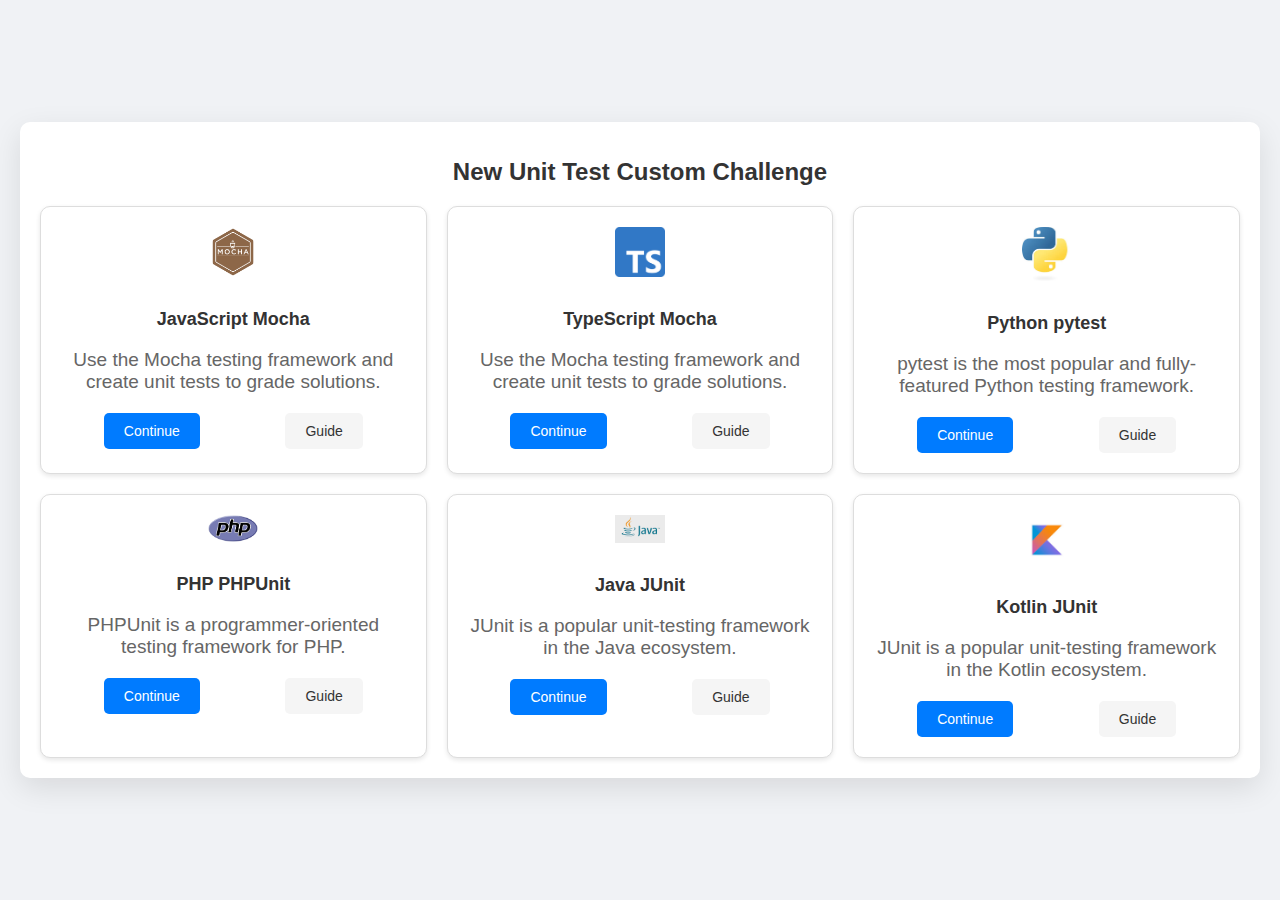
<file: index.html>
<!DOCTYPE html>
<html lang="en">
<head>
    <meta charset="UTF-8">
    <meta name="viewport" content="width=device-width, initial-scale=1.0">
    <title>Unit Test Custom Challenge</title>
    <link rel="stylesheet" href="style.css">
    <script src="https://cdn.tiny.cloud/1/no-api-key/tinymce/6/tinymce.min.js" referrerpolicy="origin"></script>
</head>
<body>

<div class="container">
    <h1>New Unit Test Custom Challenge</h1>
    <div class="cards">
        <div class="card">
            <img src="./img/h1.png" alt="JavaScript">
            <h3>JavaScript <span class="badge">Mocha</span></h3>
            <p>Use the Mocha testing framework and create unit tests to grade solutions.</p>
            <div class="buttons">
                <button class="continue" onclick="openPopup('JavaScript Mocha')">Continue</button>
                <button class="guide">Guide</button>
            </div>
        </div>
        <div class="card">
            <img src="./img/h2.png" alt="TypeScript">
            <h3>TypeScript <span class="badge">Mocha</span></h3>
            <p>Use the Mocha testing framework and create unit tests to grade solutions.</p>
            <div class="buttons">
                <button class="continue" onclick="openPopup('TypeScript Mocha')">Continue</button>
                <button class="guide">Guide</button>
            </div>
        </div>
        <div class="card">
            <img src="./img/h3.jpg" alt="Python">
            <h3>Python <span class="badge">pytest</span></h3>
            <p>pytest is the most popular and fully-featured Python testing framework.</p>
            <div class="buttons">
                <button class="continue" onclick="openPopup('Python pytest')">Continue</button>
                <button class="guide">Guide</button>
            </div>
        </div>
        <div class="card">
            <img src="./img/h4.png" alt="PHP">
            <h3>PHP <span class="badge">PHPUnit</span></h3>
            <p>PHPUnit is a programmer-oriented testing framework for PHP.</p>
            <div class="buttons">
                <button class="continue" onclick="openPopup('PHP PHPUnit')">Continue</button>
                <button class="guide">Guide</button>
            </div>
        </div>
        <div class="card">
            <img src="./img/h5.jpg" alt="Java">
            <h3>Java <span class="badge">JUnit</span></h3>
            <p>JUnit is a popular unit-testing framework in the Java ecosystem.</p>
            <div class="buttons">
                <button class="continue" onclick="openPopup('Java JUnit')">Continue</button>
                <button class="guide">Guide</button>
            </div>
        </div>
        <div class="card">
            <img src="./img/h6.jpg" alt="Kotlin">
            <h3>Kotlin <span class="badge">JUnit</span></h3>
            <p>JUnit is a popular unit-testing framework in the Kotlin ecosystem.</p>
            <div class="buttons">
                <button class="continue" onclick="openPopup('Kotlin JUnit')">Continue</button>
                <button class="guide">Guide</button>
            </div>
        </div>
    </div>
</div>

<!-- Popup -->
<div id="challenge-popup">
    <span class="close-btn" onclick="closePopup()">X</span>
    <h2>Create a New Unit Test Challenge</h2>
    <label for="challenge-name">Challenge Name:</label>
    <input type="text" id="challenge-name" placeholder="Enter challenge name">
    <label for="difficulty">Difficulty:</label>
    <select id="difficulty">
        <option value="easy">Easy</option>
        <option value="medium">Medium</option>
        <option value="hard">Hard</option>
    </select>
    <label for="description">Short Description:</label>
    <input type="text" id="description" placeholder="Enter description (optional)">
    <a href="continue.html" id="open-ide">Click here to open the IDE and start coding</a>
</div>

<script src="script.js"></script>

</body>
</html>
</file>
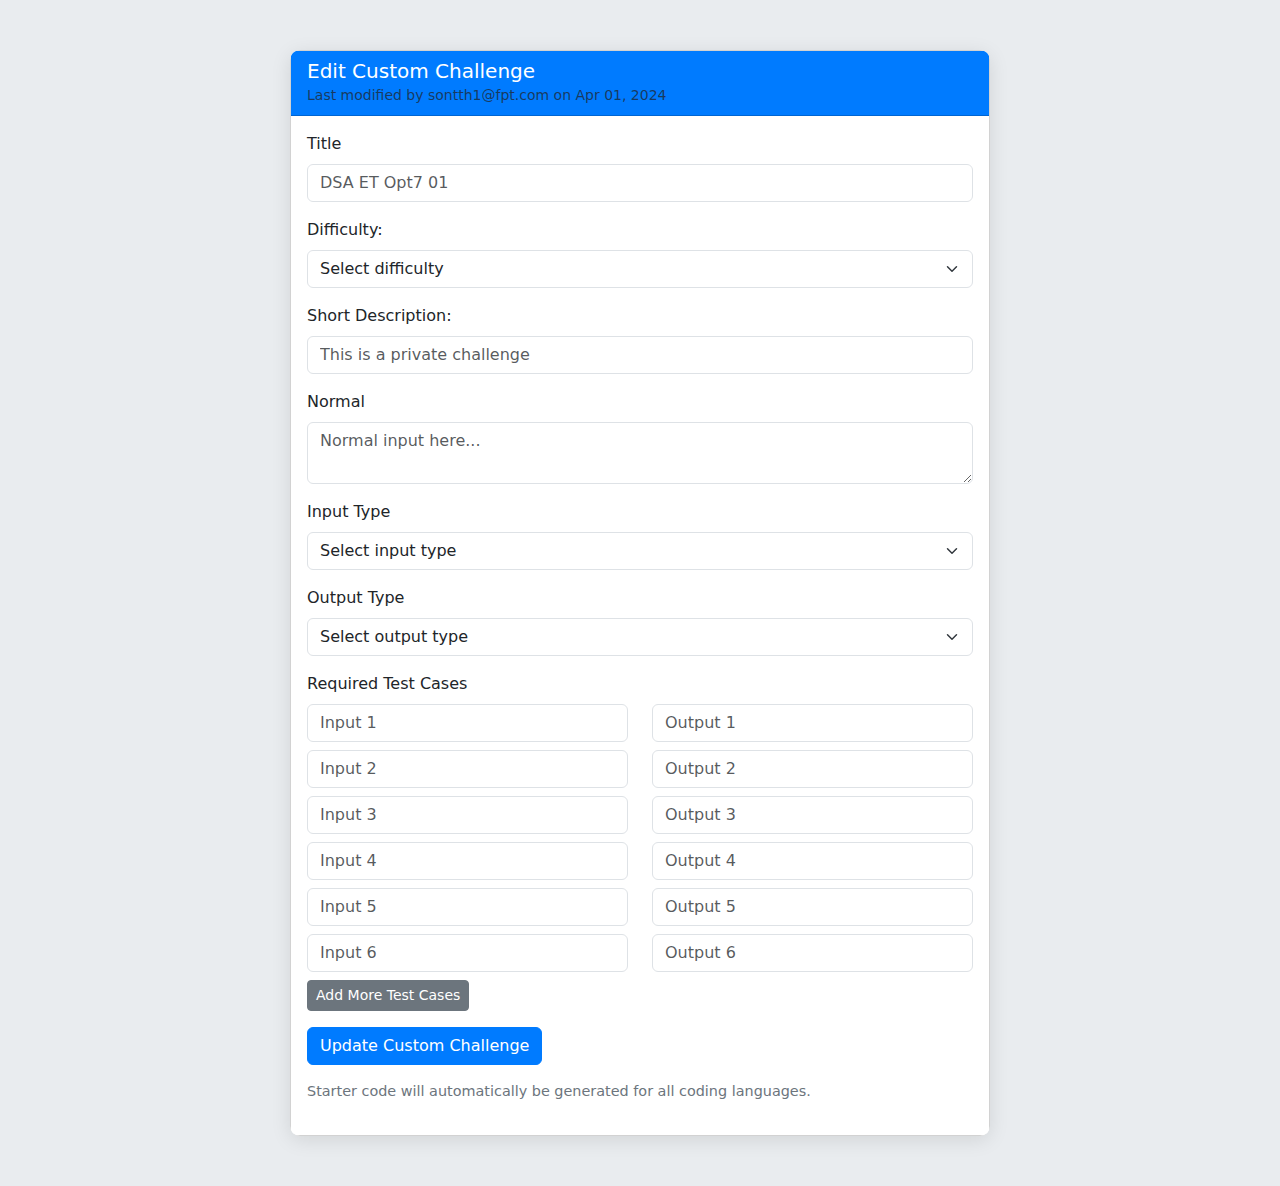
<file: continue.html>
<!DOCTYPE html>
<html lang="en">
<head>
    <meta charset="UTF-8">
    <meta name="viewport" content="width=device-width, initial-scale=1.0">
    <title>Edit Custom Challenge</title>
    <link href="https://cdn.jsdelivr.net/npm/bootstrap@5.3.0-alpha1/dist/css/bootstrap.min.css" rel="stylesheet">
    <script src="https://cdn.tiny.cloud/1/no-api-key/tinymce/6/tinymce.min.js" referrerpolicy="origin"></script>
    <script>
        document.addEventListener('DOMContentLoaded', function () {
            tinymce.init({
                selector: '#normal',
                plugins: 'advlist autolink lists link image charmap print preview anchor searchreplace visualblocks code fullscreen insertdatetime media table paste code help wordcount',
                toolbar: 'undo redo | formatselect | bold italic backcolor | alignleft aligncenter alignright alignjustify | bullist numlist outdent indent | removeformat | help',
                menubar: false,
                branding: false
            });
        });

        // Function to dynamically add test cases
        function addTestCase() {
            const container = document.querySelector('.test-case-inputs');
            const index = container.children.length + 1; // Count existing test cases
            const newRow = `
                <div class="row mb-2 test-case-input">
                    <div class="col">
                        <input type="text" class="form-control" placeholder="Input ${index}" required>
                    </div>
                    <div class="col">
                        <input type="text" class="form-control" placeholder="Output ${index}" required>
                    </div>
                </div>`;
            container.insertAdjacentHTML('beforeend', newRow);
        }
    </script>
    <style>
        body {
            background-color: #e9ecef;
        }
        .form-container {
            max-width: 700px;
            margin: 50px auto;
            box-shadow: 0 4px 20px rgba(0, 0, 0, 0.1);
            border-radius: 10px;
            overflow: hidden;
            background-color: white;
        }
        .card-header {
            background-color: #007bff;
            color: white;
        }
        .footer-note {
            font-size: 0.9em;
            color: #6c757d;
        }
        .test-case-input {
            margin-bottom: 15px;
        }
        .btn-primary {
            background-color: #007bff;
            border-color: #007bff;
        }
        .btn-primary:hover {
            background-color: #0056b3;
            border-color: #0056b3;
        }
        .tox {
            z-index: 1050 !important; /* Đảm bảo rằng TinyMCE xuất hiện trên tất cả các phần tử khác */
        }
    </style>
</head>
<body>
    <div class="form-container">
        <div class="card">
            <div class="card-header">
                <h5 class="mb-0">Edit Custom Challenge</h5>
                <small class="text-muted">Last modified by sontth1@fpt.com on Apr 01, 2024</small>
            </div>
            <div class="card-body">
                <form>
                    <!-- Section for basic challenge details -->
                    <div class="mb-3">
                        <label for="challengeTitle" class="form-label">Title</label>
                        <input type="text" class="form-control" id="challengeTitle" placeholder="DSA ET Opt7 01" required>
                    </div>
                    <div class="mb-3">
                        <label for="difficulty" class="form-label">Difficulty:</label>
                        <select class="form-select" id="difficulty" required>
                            <option value="" disabled selected>Select difficulty</option>
                            <option>Easy</option>
                            <option>Medium</option>
                            <option>Hard</option>
                        </select>
                    </div>
                    <div class="mb-3">
                        <label for="description" class="form-label">Short Description:</label>
                        <input type="text" class="form-control" id="description" placeholder="This is a private challenge" required>
                    </div>
                
                    <!-- Section for "Normal" (hàng normal) with toolbar -->
                    <div class="mb-3">
                        <label for="normal" class="form-label">Normal</label>
                        <textarea class="form-control" id="normal" placeholder="Normal input here..." required></textarea>
                    </div>

                    <!-- Section for input and output type -->
                    <div class="mb-3">
                        <label for="inputType" class="form-label">Input Type</label>
                        <select class="form-select" id="inputType" required>
                            <option value="" disabled selected>Select input type</option>
                            <option>Array of integers</option>
                            <option>String</option>
                            <option>Integer</option>
                        </select>
                    </div>
                    <div class="mb-3">
                        <label for="outputType" class="form-label">Output Type</label>
                        <select class="form-select" id="outputType" required>
                            <option value="" disabled selected>Select output type</option>
                            <option>Integer</option>
                            <option>String</option>
                            <option>Boolean</option>
                        </select>
                    </div>

                    <!-- Section for required test cases -->
                    <div class="mb-3">
                        <label class="form-label">Required Test Cases</label>
                        <div class="test-case-inputs">
                            <div class="row mb-2 test-case-input">
                                <div class="col">
                                    <input type="text" class="form-control" placeholder="Input 1" required>
                                </div>
                                <div class="col">
                                    <input type="text" class="form-control" placeholder="Output 1" required>
                                </div>
                            </div>
                            <div class="row mb-2 test-case-input">
                                <div class="col">
                                    <input type="text" class="form-control" placeholder="Input 2" required>
                                </div>
                                <div class="col">
                                    <input type="text" class="form-control" placeholder="Output 2" required>
                                </div>
                            </div>
                            <div class="row mb-2 test-case-input">
                                <div class="col">
                                    <input type="text" class="form-control" placeholder="Input 3" required>
                                </div>
                                <div class="col">
                                    <input type="text" class="form-control" placeholder="Output 3" required>
                                </div>
                            </div>
                            <div class="row mb-2 test-case-input">
                                <div class="col">
                                    <input type="text" class="form-control" placeholder="Input 4" required>
                                </div>
                                <div class="col">
                                    <input type="text" class="form-control" placeholder="Output 4" required>
                                </div>
                            </div>
                            <div class="row mb-2 test-case-input">
                                <div class="col">
                                    <input type="text" class="form-control" placeholder="Input 5" required>
                                </div>
                                <div class="col">
                                    <input type="text" class="form-control" placeholder="Output 5" required>
                                </div>
                            </div>
                            <div class="row mb-2 test-case-input">
                                <div class="col">
                                    <input type="text" class="form-control" placeholder="Input 6" required>
                                </div>
                                <div class="col">
                                    <input type="text" class="form-control" placeholder="Output 6" required>
                                </div>
                            </div>
                        </div>
                        <button type="button" class="btn btn-secondary btn-sm" onclick="addTestCase()">Add More Test Cases</button>
                    </div>
                    <button type="submit" class="btn btn-primary btn-block">Update Custom Challenge</button>
                    <p class="footer-note mt-3">Starter code will automatically be generated for all coding languages.</p>
                </form>
            </div>
        </div>
    </div>

    <script src="https://cdn.tiny.cloud/1/YOUR_API_KEY_HERE/tinymce/6/tinymce.min.js" referrerpolicy="origin"></script>

</body>
</html>
</file>
<file: style.css>
body {
    font-family: 'Roboto', sans-serif;
    background-color: #f0f2f5;
    margin: 0;
    padding: 0;
    display: flex;
    justify-content: center;
    align-items: center;
    height: 100vh;
}

.container {
    max-width: 1200px;
    background-color: white;
    border-radius: 10px;
    padding: 20px;
    box-shadow: 0 10px 30px rgba(0, 0, 0, 0.1);
}

h1 {
    text-align: center;
    color: #333;
    margin-bottom: 20px;
    font-size: 24px;
}

.cards {
    display: grid;
    grid-template-columns: repeat(3, 1fr);
    gap: 20px;
}

.card {
    background-color: #fff;
    border: 1px solid #ddd;
    padding: 20px;
    border-radius: 10px;
    text-align: center;
    box-shadow: 0 2px 5px rgba(0, 0, 0, 0.1);
    transition: transform 0.3s ease, box-shadow 0.3s ease;
    cursor: pointer;
}

.card:hover {
    transform: translateY(-10px);
    box-shadow: 0 10px 20px rgba(0, 0, 0, 0.2);
}

.card h3 {
    margin-bottom: 10px;
    font-size: 18px;
    color: #333;
}

.card img {
    max-width: 50px;
    margin-bottom: 10px;
    transition: transform 0.3s ease;
}

.card:hover img {
    transform: scale(1.1);
}

.card p {
    font-size: 19px;
    color: #666;
    margin-bottom: 20px;
}

.card .buttons {
    display: flex;
    justify-content: space-around;
}

.card button {
    padding: 10px 20px;
    border-radius: 5px;
    border: none;
    cursor: pointer;
    font-size: 14px;
    transition: background-color 0.3s ease;
}

.card button.continue {
    background-color: #007bff;
    color: white;
}

.card button.continue:hover {
    background-color: #0056b3;
}

.card button.guide {
    background-color: #f5f5f5;
    color: #333;
}

.card button.guide:hover {
    background-color: #ddd;
}

/* Popup styling */
#challenge-popup {
    display: none;
    position: fixed;
    top: 50%;
    left: 50%;
    transform: translate(-50%, -50%);
    background-color: white;
    border-radius: 10px;
    box-shadow: 0 10px 30px rgba(0, 0, 0, 0.5);
    width: 600px;
    padding: 20px;
    z-index: 999;
    animation: fadeIn 0.5s ease;
}

@keyframes fadeIn {
    from {
        opacity: 0;
    }
    to {
        opacity: 1;
    }
}

#challenge-popup h2 {
    margin-top: 0;
    color: #333;
    font-size: 22px;
}

.close-btn {
    display: inline-block;
    background-color: #eb4444; /* Red background */
    color: white; /* White text */
    padding: 5px 10px;
    border-radius: 5px;
    cursor: pointer;
    font-size: 14px;
    float: right; /* Moves it to the right side */
    margin-bottom: 20px; /* Adds space after the button */
    z-index: 1000; /* Makes sure it's on top of other elements */
}

.close-btn:hover {
    background-color: #d32f2f; /* Darker red on hover */
}


label {
    display: block;
    margin-bottom: 5px;
    color: #1b1919;
}

input[type="text"], select {
    width: 100%;
    padding: 10px;
    margin-bottom: 10px;
    border: 1px solid #ccc;
    border-radius: 5px;
    font-size: 14px;
}

#open-ide {
    display: block;
    width: 100%;
    background-color: #0f0f0f;
    color: white;
    padding: 10px;
    text-align: center;
    border-radius: 5px;
    font-size: 16px;
    cursor: pointer;
    transition: background-color 0.3s ease;
}

#open-ide:hover {
    background-color: #218838;
}
</file>
